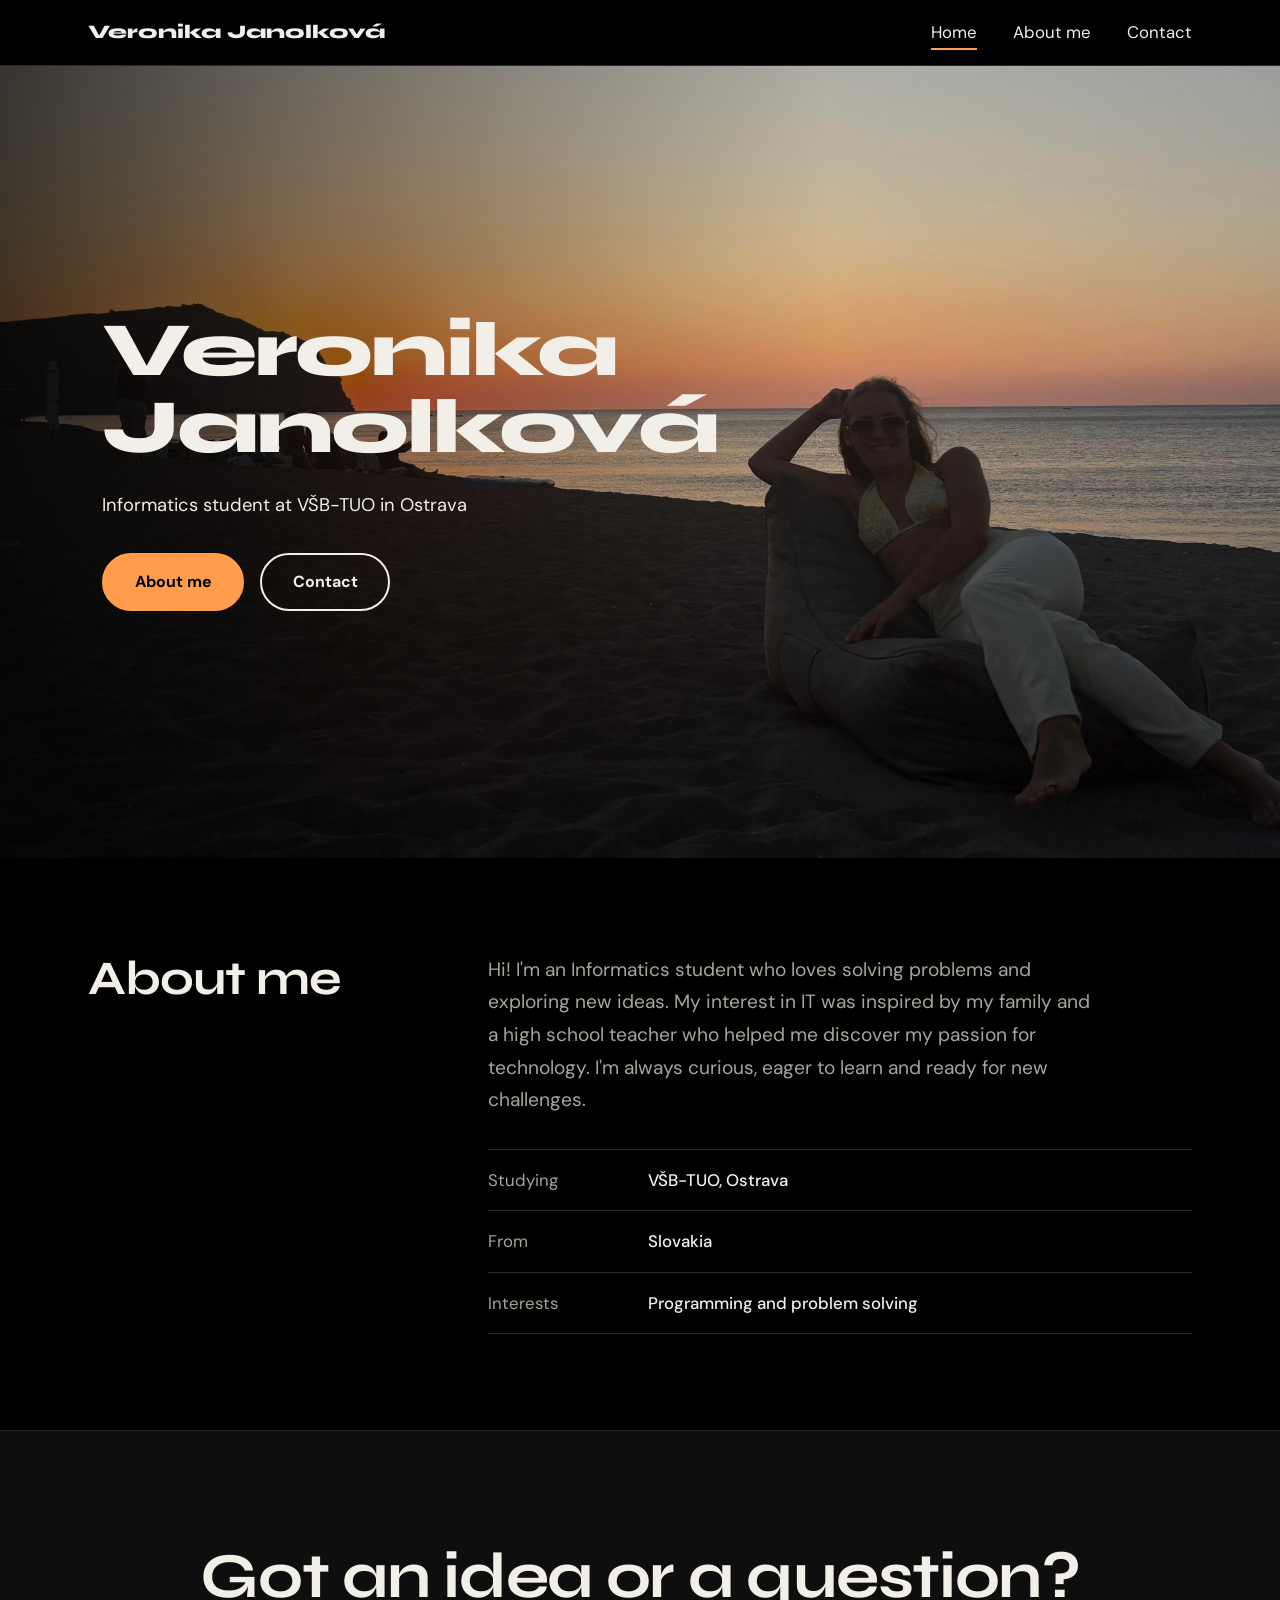
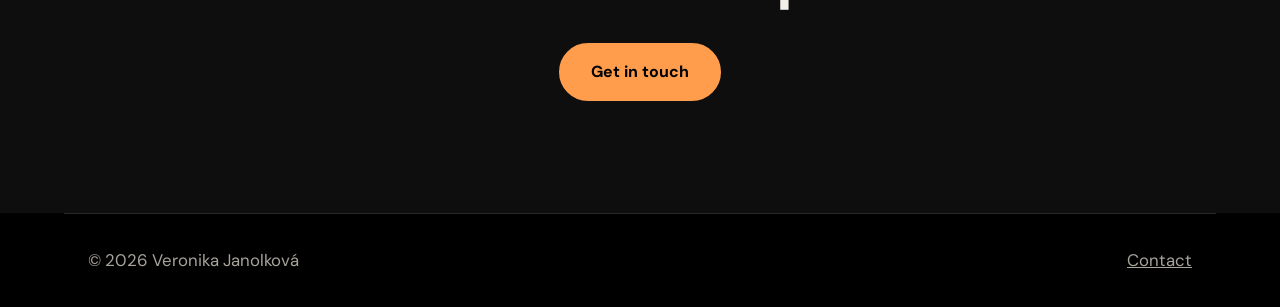
<file: index.html>
<!DOCTYPE html>
<html lang="en">
<head>
  <meta charset="UTF-8">
  <meta name="viewport" content="width=device-width, initial-scale=1">
  <title>Veronika Janolková – Portfolio</title>
  <meta name="description" content="Personal portfolio of Veronika Janolková, an Informatics student at VŠB-TUO.">
  <link rel="preconnect" href="https://fonts.googleapis.com">
  <link rel="preconnect" href="https://fonts.gstatic.com" crossorigin>
  <link href="https://fonts.googleapis.com/css2?family=DM+Sans:wght@400;500;700&family=Syne:wght@600;800&display=swap" rel="stylesheet">
  <link rel="stylesheet" href="style.css">
</head>
<body>

  <header class="hlavicka">
    <div class="hlavicka-obsah">
      <a class="logo" href="index.html">Veronika Janolková</a>
      <button class="menu-tlacidlo" id="menuTlacidlo" aria-label="Open menu" aria-expanded="false" aria-controls="menu">
        <span></span><span></span><span></span>
      </button>
      <nav id="menu" aria-label="Main menu">
        <a href="index.html" aria-current="page">Home</a>
        <a href="index.html#o-mne">About me</a>
        <a href="kontakt.html">Contact</a>
      </nav>
    </div>
  </header>

  <main>
    <section class="hero">
      <div class="hero-text">
        <h1>Veronika<br>Janolková</h1>
        <p class="podnadpis">Informatics student at VŠB-TUO in Ostrava</p>
        <div class="hero-tlacidla">
          <a class="tlacidlo" href="#o-mne">About me</a>
          <a class="tlacidlo tlacidlo-obrys" href="kontakt.html">Contact</a>
        </div>
      </div>
    </section>

    <section class="sekcia" id="o-mne">
      <div class="obal dva-stlpce">
        <h2>About me</h2>
        <div>
          <p class="uvodny-text">Hi! I'm an Informatics student who loves solving problems and exploring new ideas. My interest in IT was inspired by my family and a high school teacher who helped me discover my passion for technology. I'm always curious, eager to learn and ready for new challenges.</p>
          <dl class="fakty">
            <div><dt>Studying</dt><dd>VŠB-TUO, Ostrava</dd></div>
            <div><dt>From</dt><dd>Slovakia</dd></div>
            <div><dt>Interests</dt><dd>Programming and problem solving</dd></div>
          </dl>
        </div>
      </div>
    </section>

    <section class="vyzva">
      <h2>Got an idea or a question?</h2>
      <a class="tlacidlo" href="kontakt.html">Get in touch</a>
    </section>
  </main>

  <footer class="pata">
    <p>&copy; <span id="rok">2026</span> Veronika Janolková</p>
    <p><a href="kontakt.html">Contact</a></p>
  </footer>

  <script src="script.js"></script>
</body>
</html>
</file>
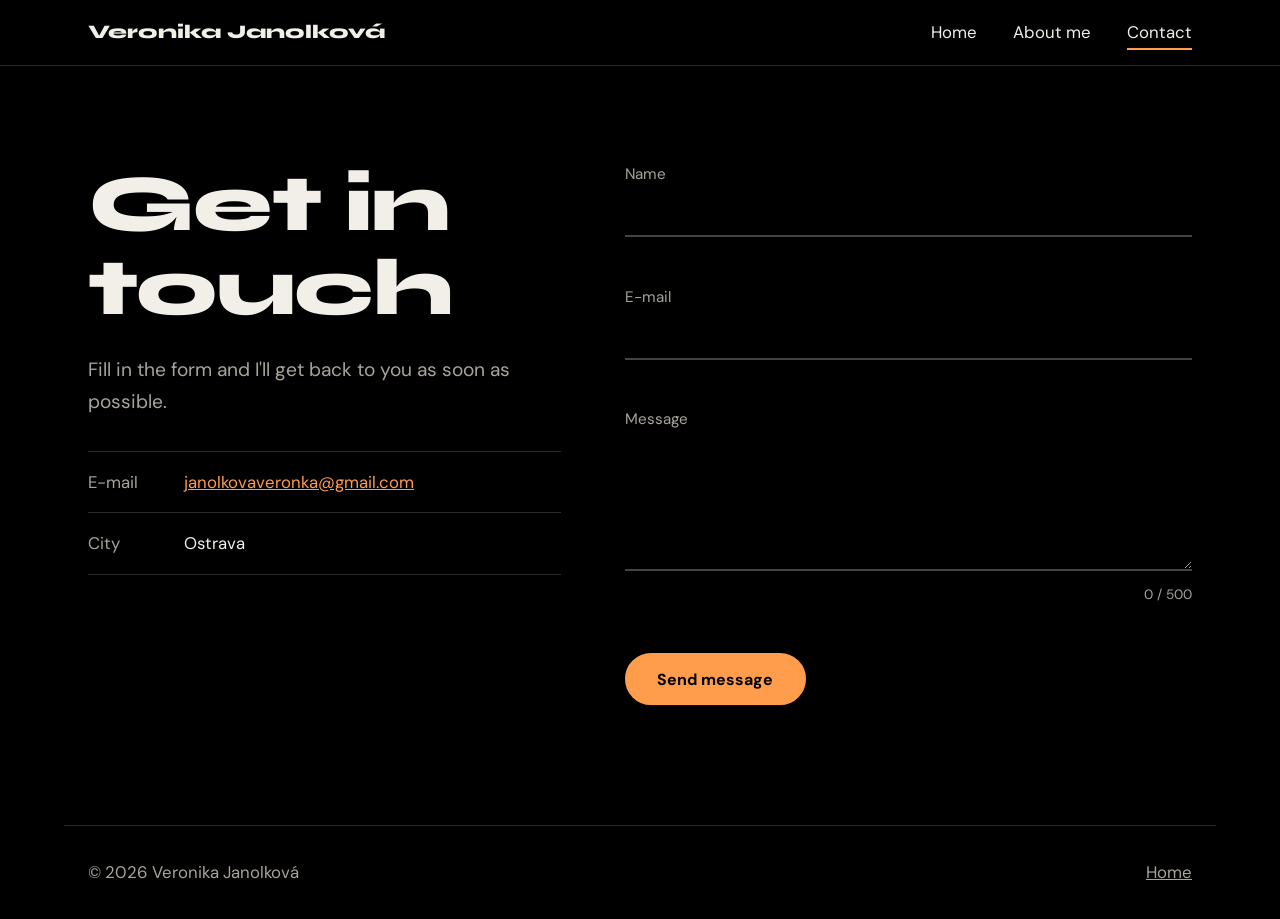
<file: kontakt.html>
<!DOCTYPE html>
<html lang="en">
<head>
  <meta charset="UTF-8">
  <meta name="viewport" content="width=device-width, initial-scale=1">
  <title>Contact – Veronika Janolková</title>
  <link rel="preconnect" href="https://fonts.googleapis.com">
  <link rel="preconnect" href="https://fonts.gstatic.com" crossorigin>
  <link href="https://fonts.googleapis.com/css2?family=DM+Sans:wght@400;500;700&family=Syne:wght@600;800&display=swap" rel="stylesheet">
  <link rel="stylesheet" href="style.css">
</head>
<body>

  <header class="hlavicka">
    <div class="hlavicka-obsah">
      <a class="logo" href="index.html">Veronika Janolková</a>
      <button class="menu-tlacidlo" id="menuTlacidlo" aria-label="Open menu" aria-expanded="false" aria-controls="menu">
        <span></span><span></span><span></span>
      </button>
      <nav id="menu" aria-label="Main menu">
        <a href="index.html">Home</a>
        <a href="index.html#o-mne">About me</a>
        <a href="kontakt.html" aria-current="page">Contact</a>
      </nav>
    </div>
  </header>

  <main>
    <section class="sekcia">
      <div class="obal kontakt-mriezka">

        <div class="kontakt-info">
          <h1>Get in touch</h1>
          <p class="uvodny-text">Fill in the form and I'll get back to you as soon as possible.</p>
          <ul class="kontakt-udaje">
            <li><span>E-mail</span><a href="mailto:tvoj@email.cz">janolkovaveronka@gmail.com</a></li>
            <li><span>City</span>Ostrava</li>
          </ul>
        </div>

        <form id="kontaktForm" novalidate>
          <div class="pole">
            <label for="meno">Name</label>
            <input type="text" id="meno" name="meno" autocomplete="name">
            <p class="chyba" id="meno-chyba"></p>
          </div>

          <div class="pole">
            <label for="email">E-mail</label>
            <input type="email" id="email" name="email" autocomplete="email">
            <p class="chyba" id="email-chyba"></p>
          </div>

          <div class="pole">
            <label for="sprava">Message</label>
            <textarea id="sprava" name="sprava" rows="5" maxlength="500"></textarea>
            <p class="pocitadlo"><span id="pocet">0</span> / 500</p>
            <p class="chyba" id="sprava-chyba"></p>
          </div>

          <button type="submit" class="tlacidlo">Send message</button>
          <p id="vysledok" role="status"></p>
        </form>

      </div>
    </section>
  </main>

  <footer class="pata">
    <p>&copy; <span id="rok">2026</span> Veronika Janolková</p>
    <p><a href="index.html">Home</a></p>
  </footer>

  <script src="script.js"></script>
</body>
</html>
</file>
<file: style.css>
:root {
  --cierna: #000;
  --tmava: #0e0e0f;
  --text: #f2efe9;
  --tlmeny: #a8a49b;
  --ciara: #2a2a2c;
  --akcent: #ff9d4d;
  --chyba: #ff6b6b;
  --ok: #5ed38a;
  --nadpisy: "Syne", "Arial Black", Arial, sans-serif;
  --text-font: "DM Sans", Arial, sans-serif;
}

* {
  box-sizing: border-box;
}

html {
  scroll-behavior: smooth;
  scroll-padding-top: 5rem;
}

body {
  margin: 0;
  background: var(--cierna);
  color: var(--text);
  font-family: var(--text-font);
  font-size: 1.05rem;
  line-height: 1.7;
}

a {
  color: var(--akcent);
}

*:focus-visible {
  outline: 3px solid var(--akcent);
  outline-offset: 3px;
}

h1, h2, h3 {
  font-family: var(--nadpisy);
  line-height: 1.05;
  letter-spacing: -0.02em;
  margin: 0;
}



.hlavicka {
  position: sticky;
  top: 0;
  z-index: 10;
  background: rgba(0, 0, 0, 0.82);
  backdrop-filter: blur(10px);
  border-bottom: 1px solid var(--ciara);
}

.hlavicka-obsah {
  max-width: 72rem;
  margin: 0 auto;
  padding: 1rem 1.5rem;
  display: flex;
  justify-content: space-between;
  align-items: center;
}

.logo {
  font-family: var(--nadpisy);
  font-weight: 800;
  font-size: 1.2rem;
  color: var(--text);
  text-decoration: none;
}

#menu a {
  color: var(--text);
  text-decoration: none;
  margin-left: 2rem;
  padding: 0.3rem 0;
  border-bottom: 2px solid transparent;
  transition: border-color 0.2s;
}

#menu a:hover,
#menu a[aria-current="page"] {
  border-bottom-color: var(--akcent);
}

.menu-tlacidlo {
  display: none;
  background: none;
  border: none;
  padding: 0.5rem;
  cursor: pointer;
}

.menu-tlacidlo span {
  display: block;
  width: 1.6rem;
  height: 2px;
  margin: 0.35rem 0;
  background: var(--text);
}



.hero {
  min-height: 88vh;
  display: flex;
  align-items: center;
  padding: 0 8%;
  background-color: #1a1a1a;
  background-image:
    linear-gradient(to right, rgba(0, 0, 0, 0.7), rgba(0, 0, 0, 0) 65%),
    url("foto.jpg");
  background-size: cover;
  background-position: center;
  background-repeat: no-repeat;
}

.hero-text {
  animation: nabeh 0.9s ease-out both;
}

.hero h1 {
  font-size: clamp(2.4rem, 6vw, 4.8rem);
  font-weight: 800;
  line-height: 1;
  letter-spacing: -0.03em;
}

.podnadpis {
  margin: 1.5rem 0 2rem;
  max-width: 24rem;
  font-size: 1.15rem;
  color: var(--text);
}

.hero-tlacidla {
  display: flex;
  flex-wrap: wrap;
  gap: 1rem;
}

@keyframes nabeh {
  from {
    opacity: 0;
    transform: translateY(1.5rem);
  }
  to {
    opacity: 1;
    transform: none;
  }
}



.tlacidlo {
  display: inline-block;
  padding: 0.85rem 1.9rem;
  background: var(--akcent);
  color: #000;
  border: 2px solid var(--akcent);
  border-radius: 3rem;
  font-family: inherit;
  font-size: 1rem;
  font-weight: 700;
  text-decoration: none;
  cursor: pointer;
  transition: background 0.2s, color 0.2s, border-color 0.2s;
}

.tlacidlo:hover {
  background: var(--text);
  border-color: var(--text);
}

.tlacidlo-obrys {
  background: transparent;
  color: var(--text);
  border-color: var(--text);
}

.tlacidlo-obrys:hover {
  background: var(--text);
  color: #000;
}



.sekcia {
  padding: 6rem 0;
}

.sekcia-svetla {
  background: var(--tmava);
  border-top: 1px solid var(--ciara);
  border-bottom: 1px solid var(--ciara);
  padding: 4rem 0;
}

.obal {
  max-width: 72rem;
  margin: 0 auto;
  padding: 0 1.5rem;
}

.dva-stlpce {
  display: grid;
  grid-template-columns: 1fr 2fr;
  gap: 3rem;
  align-items: start;
}

.dva-stlpce h2 {
  font-size: clamp(2rem, 4vw, 3rem);
}

.uvodny-text {
  font-size: 1.2rem;
  color: var(--tlmeny);
  margin: 0 0 2rem;
  max-width: 38rem;
}

.fakty {
  margin: 0;
  border-top: 1px solid var(--ciara);
}

.fakty div {
  display: grid;
  grid-template-columns: 9rem 1fr;
  gap: 1rem;
  padding: 1rem 0;
  border-bottom: 1px solid var(--ciara);
}

.fakty dt {
  color: var(--tlmeny);
}

.fakty dd {
  margin: 0;
  font-weight: 500;
}

.cipy {
  list-style: none;
  margin: 0;
  padding: 0;
  display: flex;
  flex-wrap: wrap;
  gap: 0.75rem;
}

.cipy li {
  padding: 0.45rem 1.2rem;
  border: 1px solid var(--tlmeny);
  border-radius: 3rem;
  transition: border-color 0.2s, color 0.2s;
}

.cipy li:hover {
  border-color: var(--akcent);
  color: var(--akcent);
}


.vyzva {
  text-align: center;
  padding: 7rem 1.5rem;
  background: var(--tmava);
  border-top: 1px solid var(--ciara);
}

.vyzva h2 {
  font-size: clamp(2rem, 6vw, 4rem);
  margin-bottom: 2rem;
}



.kontakt-mriezka {
  display: grid;
  grid-template-columns: 1fr 1.2fr;
  gap: 4rem;
  align-items: start;
}

.kontakt-info h1 {
  font-size: clamp(2.6rem, 7vw, 5rem);
  font-weight: 800;
  margin-bottom: 1.5rem;
}

.kontakt-udaje {
  list-style: none;
  margin: 0;
  padding: 0;
  border-top: 1px solid var(--ciara);
}

.kontakt-udaje li {
  display: grid;
  grid-template-columns: 6rem 1fr;
  padding: 1rem 0;
  border-bottom: 1px solid var(--ciara);
}

.kontakt-udaje span {
  color: var(--tlmeny);
}

.pole {
  margin-bottom: 1.5rem;
}

label {
  display: block;
  font-size: 0.95rem;
  color: var(--tlmeny);
  margin-bottom: 0.2rem;
}

input,
textarea {
  width: 100%;
  padding: 0.7rem 0;
  background: transparent;
  color: var(--text);
  border: none;
  border-bottom: 2px solid #444;
  border-radius: 0;
  font-family: inherit;
  font-size: 1.1rem;
  transition: border-color 0.2s;
}

input:focus,
textarea:focus {
  outline: none;
  border-bottom-color: var(--akcent);
}

textarea {
  resize: vertical;
}

.pole.neplatne input,
.pole.neplatne textarea {
  border-bottom-color: var(--chyba);
}

.pole.platne input,
.pole.platne textarea {
  border-bottom-color: var(--ok);
}

.chyba {
  color: var(--chyba);
  font-size: 0.9rem;
  min-height: 1.3em;
  margin: 0.3rem 0 0;
}

.pocitadlo {
  text-align: right;
  font-size: 0.85rem;
  color: var(--tlmeny);
  margin: 0.2rem 0 0;
}

#vysledok {
  margin-top: 1.5rem;
  color: var(--ok);
  font-weight: 700;
}



.pata {
  max-width: 72rem;
  margin: 0 auto;
  padding: 2rem 1.5rem;
  display: flex;
  justify-content: space-between;
  gap: 1rem;
  color: var(--tlmeny);
  border-top: 1px solid var(--ciara);
}

.pata p {
  margin: 0;
}

.pata a {
  color: var(--tlmeny);
}

.pata a:hover {
  color: var(--akcent);
}



@media (max-width: 800px) {
  .menu-tlacidlo {
    display: block;
  }

  #menu {
    display: none;
    position: absolute;
    top: 100%;
    left: 0;
    right: 0;
    background: #000;
    border-bottom: 1px solid var(--ciara);
    padding: 0.5rem 1.5rem 1.5rem;
  }

  #menu.otvorene {
    display: block;
  }

  #menu a {
    display: block;
    margin: 0;
    padding: 0.8rem 0;
    border-bottom: 1px solid var(--ciara);
  }

  .hero {
    align-items: flex-end;
    padding-bottom: 3.5rem;

    background-image:
      linear-gradient(to top, rgba(0, 0, 0, 0.8), rgba(0, 0, 0, 0) 70%),
      url("foto.jpg");

    
    background-size: 100% 100%, contain;
    background-position: center, center top;
    background-repeat: no-repeat, no-repeat;
    background-color: #1a1a1a;
  }

  .sekcia {
    padding: 4rem 0;
  }

  .dva-stlpce,
  .kontakt-mriezka {
    grid-template-columns: 1fr;
    gap: 2rem;
  }

  .fakty div {
    grid-template-columns: 7rem 1fr;
  }

  .pata {
    flex-direction: column;
    text-align: center;
  }
}



@media (prefers-reduced-motion: reduce) {
  html {
    scroll-behavior: auto;
  }

  .hero-text {
    animation: none;
  }
}
</file>
